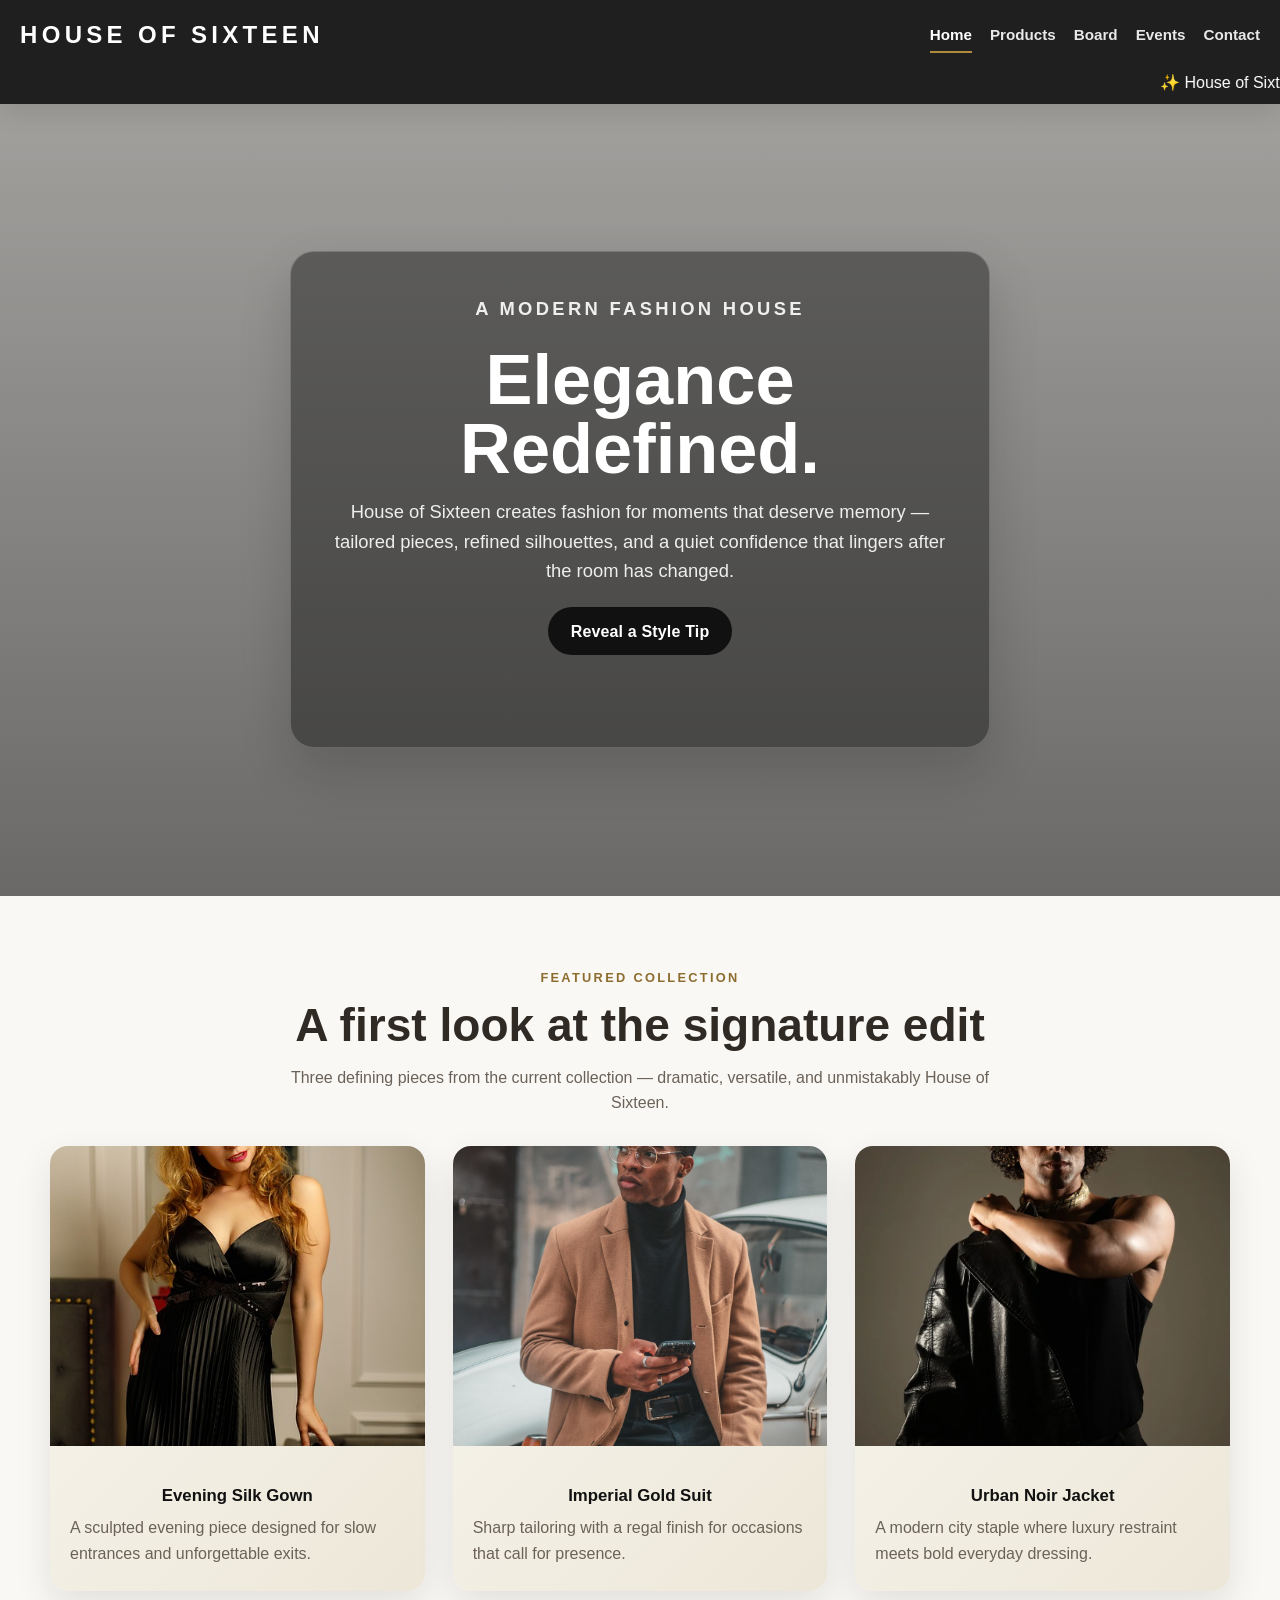
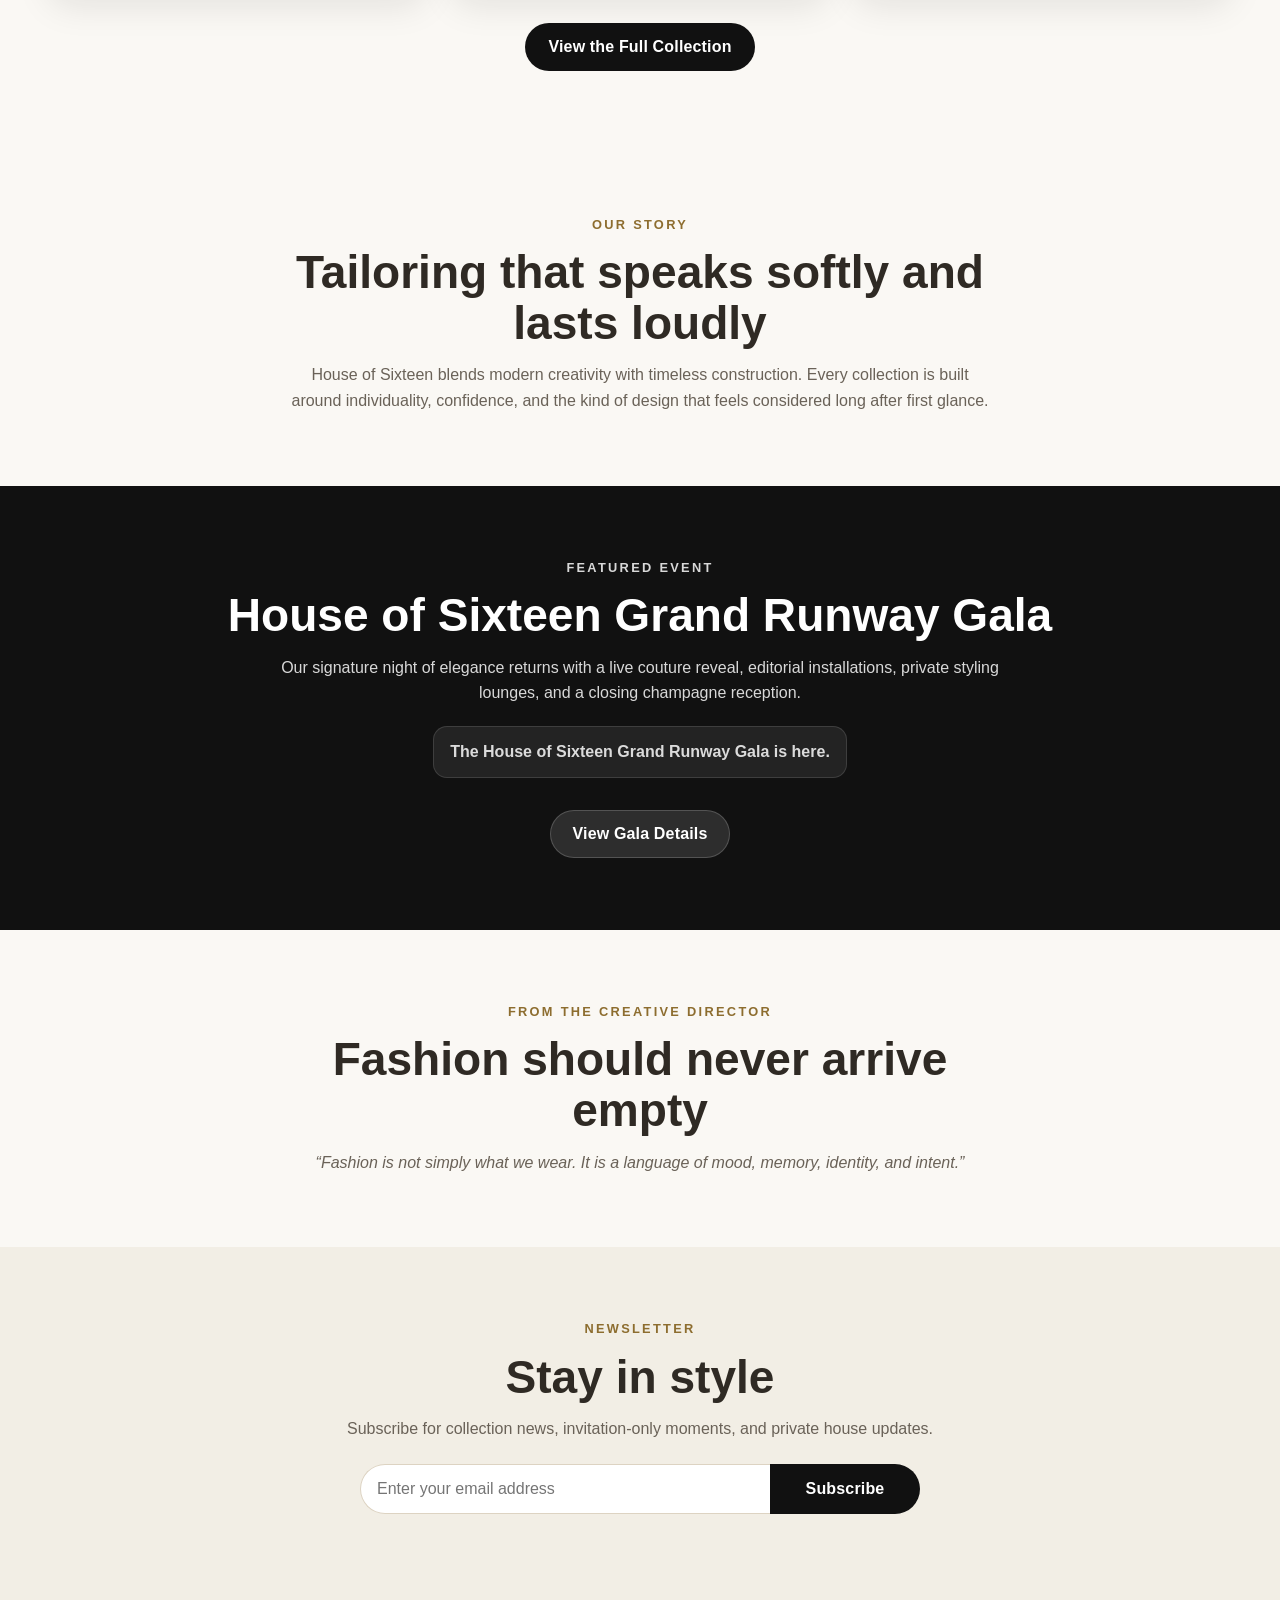
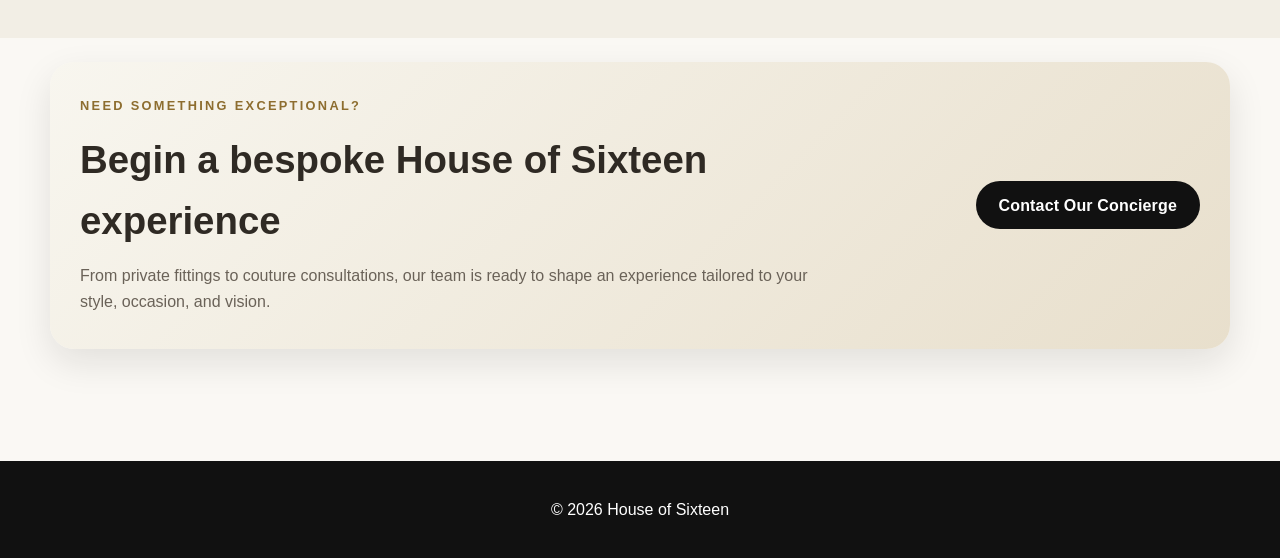
<file: index.html>
<!DOCTYPE html>
<html lang="en">
<head>
  <meta charset="UTF-8">
  <meta name="viewport" content="width=device-width, initial-scale=1.0">
  <title>House of Sixteen</title>
  <link rel="stylesheet" href="style.css">
  <script src="script.js" defer></script>
</head>
<body>
  <header class="top-header">
    <div class="nav-container">
      <h1 class="logo">House of Sixteen</h1>
      <nav>
        <a href="index.html" class="active">Home</a>
        <a href="products.html">Products</a>
        <a href="board.html">Board</a>
        <a href="events.html">Events</a>
        <a href="contact.html">Contact</a>
      </nav>
    </div>
    <marquee>✨ House of Sixteen Runway Gala — June 20, 2026 · Private showcases · VIP styling appointments now open ✨</marquee>
  </header>

  <main>
    <section class="hero">
      <div class="hero-content">
        <p class="section-label">A Modern Fashion House</p>
        <h2>Elegance Redefined.</h2>
        <p>House of Sixteen creates fashion for moments that deserve memory — tailored pieces, refined silhouettes, and a quiet confidence that lingers after the room has changed.</p>
        <button id="styleTipButton" type="button">Reveal a Style Tip</button>
        <p id="tip" class="tip-box"></p>
      </div>
    </section>

    <section>
      <div class="section-shell centered-copy">
        <p class="section-label">Featured Collection</p>
        <h2 class="section-title">A first look at the signature edit</h2>
        <p class="section-intro">Three defining pieces from the current collection — dramatic, versatile, and unmistakably House of Sixteen.</p>
      </div>

      <div class="section-shell grid featured-section-grid">
        <article class="card">
          <img src="images/products/evening-gown.jpg" alt="Evening Silk Gown">
          <div class="card-body">
            <h3>Evening Silk Gown</h3>
            <p>A sculpted evening piece designed for slow entrances and unforgettable exits.</p>
          </div>
        </article>

        <article class="card">
          <img src="images/products/gold-suit.jpg" alt="Imperial Gold Suit">
          <div class="card-body">
            <h3>Imperial Gold Suit</h3>
            <p>Sharp tailoring with a regal finish for occasions that call for presence.</p>
          </div>
        </article>

        <article class="card">
          <img src="images/products/noir-jacket.jpg" alt="Urban Noir Jacket">
          <div class="card-body">
            <h3>Urban Noir Jacket</h3>
            <p>A modern city staple where luxury restraint meets bold everyday dressing.</p>
          </div>
        </article>
      </div>

      <div class="section-shell section-cta">
        <a class="button" href="products.html">View the Full Collection</a>
      </div>
    </section>

    <section>
      <div class="section-shell centered-copy">
        <p class="section-label">Our Story</p>
        <h2 class="section-title">Tailoring that speaks softly and lasts loudly</h2>
        <p class="story-copy">House of Sixteen blends modern creativity with timeless construction. Every collection is built around individuality, confidence, and the kind of design that feels considered long after first glance.</p>
      </div>
    </section>

    <section class="highlight">
      <div class="section-shell home-featured-event">
        <p class="section-label">Featured Event</p>
        <h2 class="section-title">House of Sixteen Grand Runway Gala</h2>
        <p class="section-intro">Our signature night of elegance returns with a live couture reveal, editorial installations, private styling lounges, and a closing champagne reception.</p>
        <p id="countdown" class="countdown-inline"></p>
        <div class="section-cta">
          <a class="button button-muted" href="events.html">View Gala Details</a>
        </div>
      </div>
    </section>

    <section>
      <div class="section-shell centered-copy">
        <p class="section-label">From the Creative Director</p>
        <h2 class="section-title">Fashion should never arrive empty</h2>
        <p class="quote-copy">“Fashion is not simply what we wear. It is a language of mood, memory, identity, and intent.”</p>
      </div>
    </section>

    <section class="newsletter">
      <div class="section-shell centered-copy">
        <p class="section-label">Newsletter</p>
        <h2 class="section-title">Stay in style</h2>
        <p class="section-intro">Subscribe for collection news, invitation-only moments, and private house updates.</p>

        <form id="subscribeForm" class="subscribe-form" novalidate>
          <div class="subscribe-box">
            <input type="email" id="subscribeEmail" name="subscribeEmail" placeholder="Enter your email address" autocomplete="email">
            <button type="submit">Subscribe</button>
          </div>
          <p id="subscribeMessage" class="subscribe-message"></p>
        </form>
      </div>
    </section>

    <section class="bespoke-cta">
      <div class="bespoke-cta-box">
        <div class="bespoke-cta-text">
          <p class="section-label">Need Something Exceptional?</p>
          <h2>Begin a bespoke House of Sixteen experience</h2>
          <p>From private fittings to couture consultations, our team is ready to shape an experience tailored to your style, occasion, and vision.</p>
        </div>
        <div class="bespoke-cta-actions">
          <a class="button" href="contact.html">Contact Our Concierge</a>
        </div>
      </div>
    </section>
  </main>

  <footer>
    <p>© 2026 House of Sixteen</p>
  </footer>
</body>
</html>
</file>
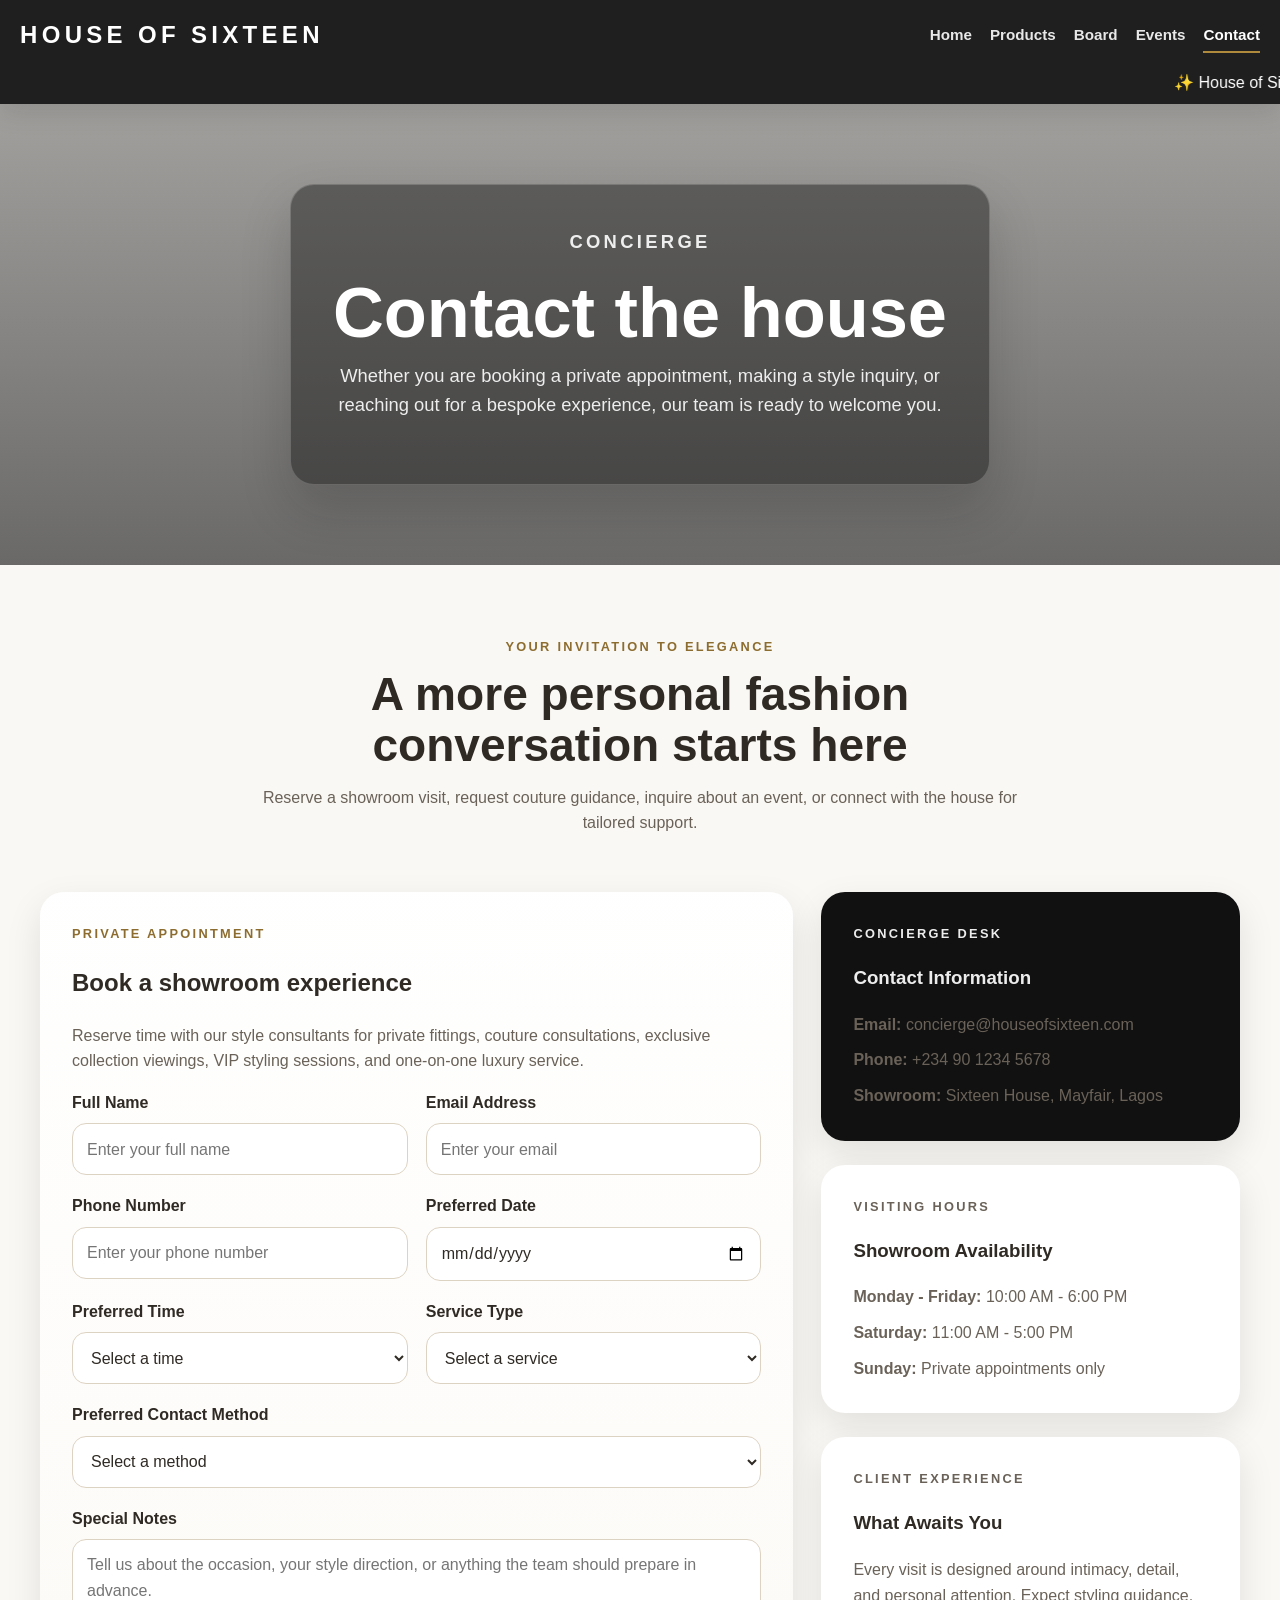
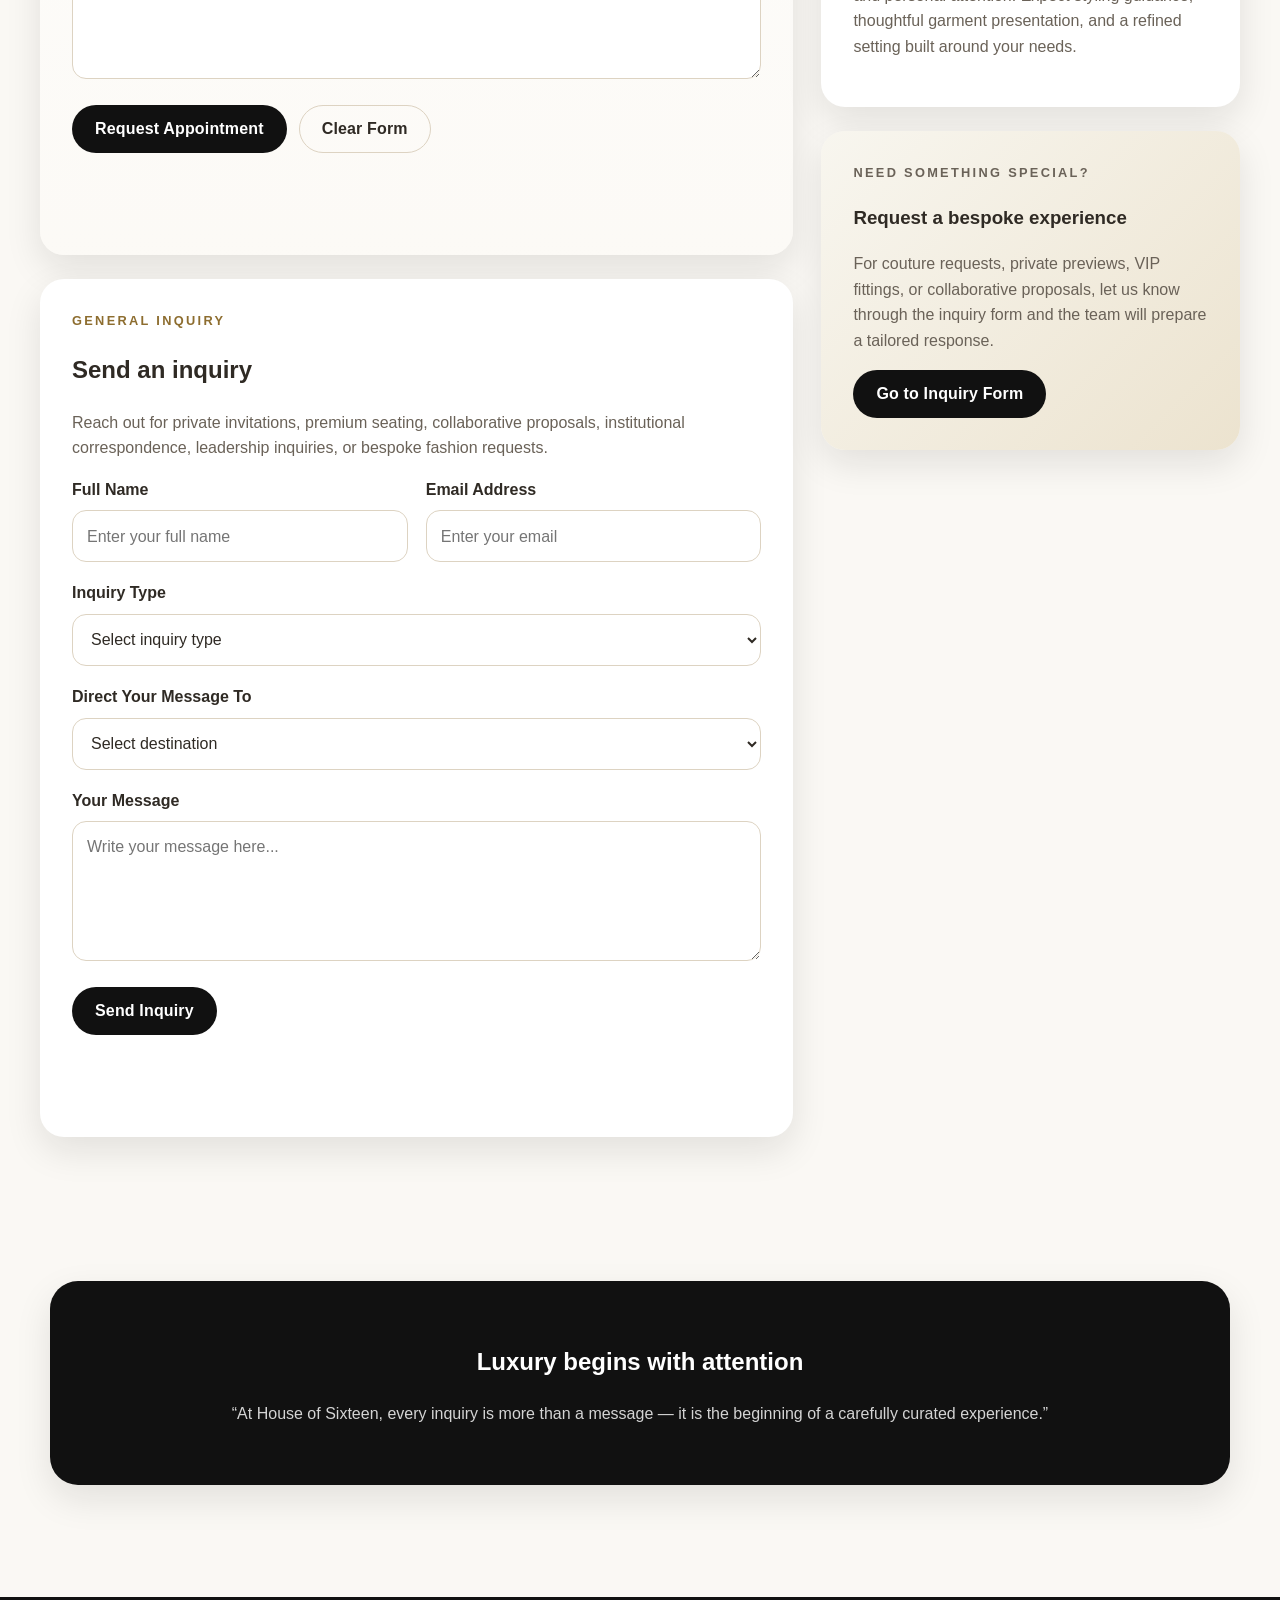
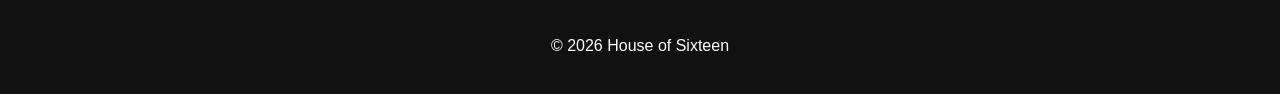
<file: contact.html>
<!DOCTYPE html>
<html lang="en">
<head>
  <meta charset="UTF-8">
  <meta name="viewport" content="width=device-width, initial-scale=1.0">
  <title>Contact | House of Sixteen</title>
  <link rel="stylesheet" href="style.css">
  <script src="script.js" defer></script>
</head>
<body>
  <header class="top-header">
    <div class="nav-container">
      <h1 class="logo">House of Sixteen</h1>
      <nav aria-label="Main navigation">
        <a href="index.html">Home</a>
        <a href="products.html">Products</a>
        <a href="board.html">Board</a>
        <a href="events.html">Events</a>
        <a href="contact.html" class="active">Contact</a>
      </nav>
    </div>
    <marquee>✨ House of Sixteen Runway Gala — June 20, 2026 · Private showcases · VIP styling appointments now open ✨</marquee>
  </header>

  <main>
    <section class="page-hero contact-hero">
      <div class="hero-content">
        <p class="section-label">Concierge</p>
        <h2>Contact the house</h2>
        <p>
          Whether you are booking a private appointment, making a style inquiry, or reaching out for a bespoke experience,
          our team is ready to welcome you.
        </p>
      </div>
    </section>

    <section class="contact-intro">
      <div class="section-shell centered-copy">
        <p class="section-label">Your Invitation to Elegance</p>
        <h2 class="section-title">A more personal fashion conversation starts here</h2>
        <p class="section-intro">
          Reserve a showroom visit, request couture guidance, inquire about an event, or connect with the house for tailored support.
        </p>
      </div>
    </section>

    <section class="contact-layout">
      <div class="contact-left">
        <div class="contact-panel glass-panel">
          <p class="section-label">Private Appointment</p>
          <h2>Book a showroom experience</h2>
          <p class="panel-text">
            Reserve time with our style consultants for private fittings, couture consultations, exclusive collection viewings,
            VIP styling sessions, and one-on-one luxury service.
          </p>

          <form id="appointmentForm" class="luxury-form" novalidate>
            <div class="form-grid two-columns">
              <div>
                <label for="appointmentName">Full Name</label>
                <input type="text" id="appointmentName" name="appointmentName" placeholder="Enter your full name">
              </div>
              <div>
                <label for="appointmentEmail">Email Address</label>
                <input type="email" id="appointmentEmail" name="appointmentEmail" placeholder="Enter your email" autocomplete="email">
              </div>
            </div>

            <div class="form-grid two-columns">
              <div>
                <label for="appointmentPhone">Phone Number</label>
                <input type="tel" id="appointmentPhone" name="appointmentPhone" placeholder="Enter your phone number" autocomplete="tel">
              </div>
              <div>
                <label for="appointmentDate">Preferred Date</label>
                <input type="date" id="appointmentDate" name="appointmentDate">
              </div>
            </div>

            <div class="form-grid two-columns">
              <div>
                <label for="appointmentTime">Preferred Time</label>
                <select id="appointmentTime" name="appointmentTime">
                  <option value="">Select a time</option>
                  <option>10:00 AM</option>
                  <option>11:30 AM</option>
                  <option>1:00 PM</option>
                  <option>2:30 PM</option>
                  <option>4:00 PM</option>
                  <option>5:30 PM</option>
                </select>
              </div>
              <div>
                <label for="appointmentService">Service Type</label>
                <select id="appointmentService" name="appointmentService">
                  <option value="">Select a service</option>
                  <option>Private Fitting</option>
                  <option>Couture Consultation</option>
                  <option>Private Styling Consultation</option>
                  <option>Couture Fitting Session</option>
                  <option>Wardrobe Direction</option>
                  <option>Event Styling Appointment</option>
                  <option>Exclusive Collection Access</option>
                  <option>Private Collection Preview</option>
                  <option>VIP Fitting Experience</option>
                  <option>Special Occasion Styling</option>
                  <option>Bespoke Experience Request</option>
                </select>
              </div>
            </div>

            <div>
              <label for="appointmentMethod">Preferred Contact Method</label>
              <select id="appointmentMethod" name="appointmentMethod">
                <option value="">Select a method</option>
                <option>Email</option>
                <option>Phone Call</option>
                <option>WhatsApp</option>
              </select>
            </div>

            <div>
              <label for="appointmentMessage">Special Notes</label>
              <textarea id="appointmentMessage" name="appointmentMessage" placeholder="Tell us about the occasion, your style direction, or anything the team should prepare in advance."></textarea>
            </div>

            <div class="form-actions">
              <button type="submit">Request Appointment</button>
              <button id="clearAppointmentForm" class="secondary-button" type="button">Clear Form</button>
            </div>
            <p id="appointmentResponse" class="form-response" aria-live="polite"></p>
          </form>
        </div>

        <div class="contact-panel inquiry-panel">
          <p class="section-label">General Inquiry</p>
          <h2>Send an inquiry</h2>
          <p class="panel-text">
            Reach out for private invitations, premium seating, collaborative proposals, institutional correspondence,
            leadership inquiries, or bespoke fashion requests.
          </p>

          <div id="inquiries"></div>

          <form id="inquiryForm" class="luxury-form" novalidate>
            <div class="form-grid two-columns">
              <div>
                <label for="inquiryName">Full Name</label>
                <input type="text" id="inquiryName" name="inquiryName" placeholder="Enter your full name">
              </div>
              <div>
                <label for="inquiryEmail">Email Address</label>
                <input type="email" id="inquiryEmail" name="inquiryEmail" placeholder="Enter your email" autocomplete="email">
              </div>
            </div>

            <div>
              <label for="inquiryType">Inquiry Type</label>
              <select id="inquiryType" name="inquiryType">
                <option value="">Select inquiry type</option>
                <option>Product Information</option>
                <option>Order Assistance</option>
                <option>Exclusive Collection Access</option>
                <option>Private Preview Request</option>
                <option>Event Inquiry</option>
                <option>Private Invitation Request</option>
                <option>Premium Seating Request</option>
                <option>Special Event Arrangement</option>
                <option>Leadership Inquiry</option>
                <option>Institutional Correspondence</option>
                <option>Partnership / Collaboration Proposal</option>
                <option>Media / Press</option>
                <option>General Support</option>
              </select>
            </div>

            <div>
              <label for="inquiryDestination">Direct Your Message To</label>
              <select id="inquiryDestination" name="inquiryDestination">
                <option value="">Select destination</option>
                <option>Concierge Team</option>
                <option>Appointments Desk</option>
                <option>Collections Team</option>
                <option>Events Team</option>
                <option>Board Office</option>
                <option>Partnerships & Collaborations</option>
                <option>Press & Media Desk</option>
              </select>
            </div>

            <div>
              <label for="inquiryMessage">Your Message</label>
              <textarea id="inquiryMessage" name="inquiryMessage" placeholder="Write your message here..."></textarea>
            </div>

            <div class="form-actions">
              <button type="submit">Send Inquiry</button>
            </div>
            <p id="inquiryResponse" class="form-response" aria-live="polite"></p>
          </form>
        </div>
      </div>

      <aside class="contact-right">
        <div class="info-card dark-card">
          <p class="section-label">Concierge Desk</p>
          <h3>Contact Information</h3>
          <ul class="info-list">
            <li><strong>Email:</strong> concierge@houseofsixteen.com</li>
            <li><strong>Phone:</strong> +234 90 1234 5678</li>
            <li><strong>Showroom:</strong> Sixteen House, Mayfair, Lagos</li>
          </ul>
        </div>

        <div class="info-card">
          <p class="section-label">Visiting Hours</p>
          <h3>Showroom Availability</h3>
          <ul class="info-list">
            <li><strong>Monday - Friday:</strong> 10:00 AM - 6:00 PM</li>
            <li><strong>Saturday:</strong> 11:00 AM - 5:00 PM</li>
            <li><strong>Sunday:</strong> Private appointments only</li>
          </ul>
        </div>

        <div class="info-card">
          <p class="section-label">Client Experience</p>
          <h3>What Awaits You</h3>
          <p>
            Every visit is designed around intimacy, detail, and personal attention.
            Expect styling guidance, thoughtful garment presentation, and a refined setting built around your needs.
          </p>
        </div>

        <div class="info-card highlight-card">
          <p class="section-label">Need Something Special?</p>
          <h3>Request a bespoke experience</h3>
          <p>
            For couture requests, private previews, VIP fittings, or collaborative proposals,
            let us know through the inquiry form and the team will prepare a tailored response.
          </p>
          <button id="scrollToInquiryButton" type="button">Go to Inquiry Form</button>
        </div>
      </aside>
    </section>

    <section class="contact-quote">
      <div class="quote-box">
        <h2>Luxury begins with attention</h2>
        <p>
          “At House of Sixteen, every inquiry is more than a message — it is the beginning of a carefully curated experience.”
        </p>
      </div>
    </section>
  </main>

  <footer>
    <p>© 2026 House of Sixteen</p>
  </footer>
</body>
</html>
</file>
<file: style.css>
:root {
  --bg: #faf8f4;
  --surface: #ffffff;
  --surface-soft: #f4f0e7;
  --surface-dark: #111111;
  --text: #2f2a24;
  --text-soft: #6a6258;
  --line: #ddd3c2;
  --accent: #b08a3c;
  --accent-deep: #8d6d2f;
  --shadow: 0 14px 36px rgba(17, 17, 17, 0.10);
  --radius: 18px;
  --radius-sm: 12px;
  --site-width: 1180px;
}

* {
  box-sizing: border-box;
}

html {
  scroll-behavior: smooth;
}

body {
  margin: 0;
  font-family: "Segoe UI", Arial, sans-serif;
  background: var(--bg);
  color: var(--text);
  line-height: 1.6;
  animation: fade-in 0.35s ease;
}

img {
  display: block;
  max-width: 100%;
}

a {
  color: inherit;
}

button,
input,
select,
textarea {
  font: inherit;
}

button {
  cursor: pointer;
}

main {
  display: block;
}

section {
  padding: 72px 20px;
}

.container,
.section-shell {
  width: min(100%, var(--site-width));
  margin: 0 auto;
}

.centered-copy {
  max-width: 760px;
  margin: 0 auto;
  text-align: center;
}

.section-title {
  margin: 0 0 14px;
  font-size: clamp(2rem, 3.6vw, 2.9rem);
  line-height: 1.1;
}

.section-intro {
  margin: 0 auto;
  max-width: 760px;
  color: var(--text-soft);
}

.section-label {
  margin: 0 0 12px;
  color: var(--accent-deep);
  font-size: 0.8rem;
  font-weight: 700;
  letter-spacing: 0.18em;
  text-transform: uppercase;
}

.page-pad-top {
  padding-top: 54px;
}

/* HEADER */

.top-header {
  position: sticky;
  top: 0;
  z-index: 20;
  background: rgba(17, 17, 17, 0.94);
  backdrop-filter: blur(12px);
  color: #fff;
  box-shadow: 0 8px 24px rgba(17, 17, 17, 0.12);
}

.nav-container {
  width: 100%;
  margin: 0 auto;
  padding: 16px 20px;
  display: flex;
  align-items: center;
  justify-content: space-between;
  gap: 18px;
}

.logo {
  margin: 0;
  font-size: 1.5rem;
  font-weight: 700;
  letter-spacing: 0.18em;
  text-transform: uppercase;
}

nav {
  display: flex;
  align-items: center;
  gap: 18px;
  flex-wrap: wrap;
}

nav a {
  position: relative;
  color: rgba(255, 255, 255, 0.9);
  text-decoration: none;
  font-size: 0.95rem;
  font-weight: 600;
  transition: color 0.25s ease;
}

nav a::after {
  content: "";
  position: absolute;
  left: 0;
  bottom: -6px;
  width: 100%;
  height: 2px;
  background: var(--accent);
  transform: scaleX(0);
  transform-origin: center;
  transition: transform 0.25s ease;
}

nav a:hover,
nav a.active {
  color: #fff;
}

nav a:hover::after,
nav a.active::after {
  transform: scaleX(1);
}

.announcement-bar {
  padding: 10px 20px 12px;
  text-align: center;
  font-size: 0.92rem;
  color: rgba(255, 255, 255, 0.82);
  border-top: 1px solid rgba(255, 255, 255, 0.08);
}

/* HEROES */

.hero,
.page-hero {
  position: relative;
  isolation: isolate;
  color: #fff;
}

.hero::before,
.page-hero::before,
.featured-event::before {
  content: "";
  position: absolute;
  inset: 0;
  background: linear-gradient(180deg, rgba(17, 17, 17, 0.38), rgba(17, 17, 17, 0.62));
  z-index: -1;
}

.hero {
  min-height: 88vh;
  display: flex;
  align-items: center;
  justify-content: center;
  padding: 96px 20px;
  background: url("https://picsum.photos/1600/900?fashion") center/cover no-repeat;
}

.page-hero {
  min-height: 46vh;
  display: flex;
  align-items: center;
  justify-content: center;
  text-align: center;
  padding: 80px 20px;
}

.products-hero {
  background: url("https://picsum.photos/1600/900?fashion-luxury") center/cover no-repeat;
}

.board-hero {
  background: url("https://picsum.photos/1600/900?executive") center/cover no-repeat;
}

.events-hero {
  background: url("https://picsum.photos/1600/900?runway-event") center/cover no-repeat;
}

.contact-hero {
  background: url("https://picsum.photos/1600/900?luxury-interior") center/cover no-repeat;
}

.hero-content {
  width: min(100%, 700px);
  padding: 42px 36px;
  background: rgba(17, 17, 17, 0.44);
  border: 1px solid rgba(255, 255, 255, 0.18);
  border-radius: 24px;
  box-shadow: 0 24px 50px rgba(17, 17, 17, 0.18);
  text-align: center;
}

.hero h2,
.page-hero h2 {
  margin: 0 0 14px;
  font-size: clamp(2.4rem, 6vw, 4.4rem);
  line-height: 0.98;
}

.hero p,
.page-hero p {
  margin: 0 auto 22px;
  max-width: 620px;
  font-size: clamp(1rem, 1.8vw, 1.15rem);
  color: rgba(255, 255, 255, 0.9);
}

.tip-box {
  min-height: 28px;
  margin-top: 16px;
  color: #f4e4b8;
  font-style: italic;
  opacity: 0;
  transition: opacity 0.45s ease;
}

.button,
button,
input[type="submit"] {
  display: inline-flex;
  align-items: center;
  justify-content: center;
  min-height: 48px;
  padding: 0 22px;
  border: 1px solid transparent;
  border-radius: 999px;
  background: var(--surface-dark);
  color: #fff;
  text-decoration: none;
  font-weight: 600;
  letter-spacing: 0.01em;
  transition: transform 0.2s ease, background 0.2s ease, color 0.2s ease, border-color 0.2s ease, box-shadow 0.2s ease;
}

.button:hover,
button:not(.product-card-button):not(.board-card-button):not(.event-card-button):hover,
input[type="submit"]:hover {
  background: var(--accent);
  color: #111;
  transform: translateY(-1px);
}

.button-secondary,
.secondary-button {
  background: transparent;
  border-color: var(--line);
  color: var(--text);
}

.button-secondary:hover,
.secondary-button:hover {
  background: var(--surface-soft);
  color: var(--text);
}

.button-muted {
  background: rgba(255, 255, 255, 0.12);
  border-color: rgba(255, 255, 255, 0.18);
}

.button-muted:hover {
  background: rgba(255, 255, 255, 0.22);
  color: #fff;
}

/* GRID + CARDS */

.grid {
  display: grid;
  grid-template-columns: repeat(auto-fit, minmax(240px, 1fr));
  gap: 28px;
}

.featured-section-grid {
  margin-top: 30px;
}

.section-cta {
  margin-top: 32px;
  display: flex;
  justify-content: center;
}

.card {
  background: linear-gradient(135deg, #f8f6ef, #ece7d8);
  border-radius: var(--radius);
  overflow: hidden;
  box-shadow: var(--shadow);
  transition: transform 0.25s ease, box-shadow 0.25s ease;
}

.card:hover {
  transform: translateY(-6px);
  box-shadow: 0 18px 38px rgba(17, 17, 17, 0.14);
}

.card img {
  width: 100%;
  height: 300px;
  object-fit: cover;
}

.card-body {
  width: 100%;
  min-width: 0;
  padding: 20px 20px 24px;
}

.card h3 {
  display: block;
  margin: 0;
  padding: 18px 16px 8px;
  font-size: 1.05rem;
  font-weight: 600;
  color: #111;
  line-height: 1.4;
  text-align: center;
  background: transparent;
  overflow-wrap: anywhere;
  word-break: break-word;
}

.card p {
  margin: 0;
  color: var(--text-soft);
}

.card-action {
  margin-top: 18px;
}

.story-copy,
.quote-copy {
  max-width: 700px;
  margin: 0 auto;
  color: var(--text-soft);
}

.quote-copy {
  font-style: italic;
}

/* PRODUCT + EVENT + BOARD CARDS */

.product,
.board-member,
.event-card {
  height: 100%;
  display: flex;
  flex-direction: column;
}

.product .card-body,
.board-member .card-body,
.event-card .card-body {
  flex: 1;
  width: 100%;
  background: linear-gradient(135deg, #f8f6ef, #ece7d8);
}

.board-grid .card-body {
  text-align: center;
}

.product-card-button,
.board-card-button,
.event-card-button {
  appearance: none;
  width: 100%;
  min-width: 0;
  height: 100%;
  border: 0;
  padding: 0;
  background: transparent;
  display: flex;
  flex-direction: column;
  align-items: center;
  text-align: left;
}

.product-image-wrap,
.board-image-wrap,
.event-image-wrap {
  position: relative;
  width: 100%;
  max-width: 280px;
  aspect-ratio: 4 / 5;
  margin: 0 auto;
  overflow: hidden;
  flex-shrink: 0;
}

.product-image-wrap img,
.board-image-wrap img,
.event-image-wrap img {
  width: 100%;
  height: 100%;
  object-fit: cover;
}

.product .card-title,
.board-member .card-title,
.product .card-body h3,
.board-member .card-body h3,
.member-role {
  width: 100%;
  max-width: 280px;
  margin-left: auto;
  margin-right: auto;
}

.member-role {
  color: #777;
  font-size: 0.95rem;
  padding: 0 16px 18px;
  text-align: center;
  background: transparent;
  overflow-wrap: anywhere;
  word-break: break-word;
}

.overlay {
  position: absolute;
  inset: 0;
  display: flex;
  align-items: center;
  justify-content: center;
  background: rgba(17, 17, 17, 0.56);
  color: #fff;
  letter-spacing: 0.08em;
  font-size: 0.9rem;
  font-weight: 700;
  text-transform: uppercase;
  opacity: 0;
  transition: opacity 0.25s ease;
}

.product-card-button:hover .overlay,
.board-card-button:hover .overlay,
.event-card-button:hover .overlay {
  opacity: 1;
}

/* for homepage */
.highlight {
  background: var(--surface-dark);
  color: #fff;
}

.highlight .section-intro,
.highlight p {
  color: rgba(255, 255, 255, 0.84);
}

.home-featured-event {
  text-align: center;
}

.home-featured-event .countdown-inline {
  margin: 20px auto 0;
}

.countdown-inline {
  display: inline-flex;
  align-items: center;
  justify-content: center;
  min-height: 52px;
  padding: 10px 16px;
  border-radius: 14px;
  background: rgba(255, 255, 255, 0.08);
  border: 1px solid rgba(255, 255, 255, 0.12);
  color: #fff;
  font-weight: 600;
}

.newsletter {
  background: #f2eee5;
}

.subscribe-form {
  max-width: 560px;
  margin: 22px auto 0;
}

.subscribe-box {
  display: flex;
  align-items: stretch;
  gap: 0;
}

.subscribe-box input {
  flex: 1;
  min-height: 50px;
  padding: 0 16px;
  border: 1px solid var(--line);
  border-right: 0;
  border-radius: 999px 0 0 999px;
  background: #fff;
}

.subscribe-box button {
  min-width: 150px;
  border-radius: 0 999px 999px 0;
}

.form-message,
.subscribe-message,
.form-response {
  min-height: 24px;
  margin-top: 12px;
  font-weight: 600;
}

.message-error {
  color: #9d1c1c;
}

.message-success {
  color: #6d5620;
}

/* BESPOKE CTA */

.bespoke-cta {
  padding-top: 24px;
}

.bespoke-cta-box {
  width: min(100%, var(--site-width));
  margin: 0 auto;
  padding: 34px 30px;
  display: grid;
  grid-template-columns: 2fr 1fr;
  gap: 24px;
  align-items: center;
  background: linear-gradient(135deg, #f8f6ef, #e8dfcc);
  border-radius: 24px;
  box-shadow: var(--shadow);
}

.bespoke-cta-text h2 {
  margin: 0 0 12px;
  font-size: clamp(1.8rem, 3vw, 2.5rem);
}

.bespoke-cta-text p:last-child {
  margin: 0;
  color: var(--text-soft);
}

.bespoke-cta-actions {
  display: flex;
  justify-content: flex-end;
}

.modal {
  position: fixed;
  inset: 0;
  display: none;
  align-items: center;
  justify-content: center;
  padding: 24px;
  background: rgba(17, 17, 17, 0.72);
  z-index: 40;
}

.modal.is-open {
  display: flex;
}

.modal-content {
  position: relative;
  width: min(100%, 560px);
  max-height: min(88vh, 880px);
  overflow: auto;
  padding: 28px;
  background: var(--surface);
  border-radius: 24px;
  box-shadow: 0 24px 50px rgba(17, 17, 17, 0.24);
  text-align: center;
}

.modal-content h2 {
  margin: 0 0 12px;
}

.modal-content p {
  color: var(--text-soft);
}

.modal-image {
  width: 100%;
  height: min(380px, 42vh);
  margin-bottom: 22px;
  object-fit: cover;
  border-radius: 18px;
}

.modal-role,
.event-venue {
  margin: 0 0 10px;
  font-weight: 600;
  color: var(--text-soft);
}

.modal-close {
  position: absolute;
  top: 14px;
  right: 14px;
  width: 40px;
  height: 40px;
  border-radius: 50%;
  border: 0;
  background: rgba(17, 17, 17, 0.08);
  color: var(--text);
  font-size: 1.4rem;
  line-height: 1;
}

.modal-buttons {
  display: flex;
  flex-wrap: wrap;
  justify-content: center;
  gap: 12px;
  margin-top: 24px;
}

.modal-buttons a {
  text-decoration: none;
}

.featured-event {
  position: relative;
  isolation: isolate;
  background: url("images/events/events.jpg") center/cover no-repeat;
}

.featured-event-content {
  width: min(100%, 860px);
  margin: 0 auto;
  text-align: center;
}

.featured-buttons {
  display: flex;
  justify-content: center;
  gap: 12px;
  flex-wrap: wrap;
  margin-top: 24px;
}

.event-card-body {
  flex: 1;
  width: 100%;
  max-width: 280px;
  margin-left: auto;
  margin-right: auto;
  padding: 20px 20px 24px;
  text-align: left;
}

.event-tag {
  margin: 0 0 10px;
  color: var(--accent-deep);
  font-size: 0.8rem;
  font-weight: 700;
  letter-spacing: 0.14em;
  text-transform: uppercase;
}

.event-date {
  margin: 0 0 10px;
  color: var(--text-soft);
  font-weight: 600;
}

.event-snippet {
  color: var(--text-soft);
  overflow-wrap: anywhere;
  word-break: break-word;
}

.countdown-box {
  width: 100%;
  margin: 18px 0 0;
  padding: 12px 14px;
  border-radius: 14px;
  background: var(--surface-soft);
  border: 1px solid var(--line);
  color: var(--text);
  font-weight: 600;
  text-align: center;
}

.event-modal-countdown {
  margin-top: 12px;
  margin-bottom: 18px;
}

.event-modal-content {
  max-width: 640px;
}

.event-modal-tag {
  display: inline-block;
  margin-bottom: 8px;
  color: var(--accent-deep);
  font-size: 0.8rem;
  font-weight: 700;
  letter-spacing: 0.14em;
  text-transform: uppercase;
}

.event-extra-box {
  margin-top: 22px;
  padding: 18px;
  border-radius: 16px;
  background: var(--surface-soft);
  text-align: left;
}

.event-extra-box h3 {
  margin: 0 0 8px;
}

.events-note {
  background: #f1ece1;
}

.contact-intro {
  padding-bottom: 0;
}

.contact-layout {
  width: min(100%, 1240px);
  margin: 0 auto;
  padding: 56px 20px 72px;
  display: grid;
  grid-template-columns: 1.8fr 1fr;
  gap: 28px;
  align-items: start;
}

.contact-left,
.contact-right {
  display: flex;
  flex-direction: column;
  gap: 24px;
}

.contact-panel,
.info-card {
  padding: 32px;
  background: var(--surface);
  border-radius: 24px;
  box-shadow: var(--shadow);
}

.glass-panel {
  background: linear-gradient(180deg, rgba(255, 255, 255, 0.96), rgba(252, 250, 246, 0.94));
}

.dark-card {
  background: var(--surface-dark);
  color: #fff;
}

.dark-card .section-label,
.dark-card p,
.dark-card li,
.dark-card h3 {
  color: rgba(255, 255, 255, 0.92);
}

.highlight-card {
  background: linear-gradient(135deg, #f8f6ef, #ece3cf);
}

.panel-text,
.info-card p,
.info-list li {
  color: var(--text-soft);
}

.info-list {
  list-style: none;
  padding: 0;
  margin: 0;
}

.info-list li + li {
  margin-top: 10px;
}

.luxury-form {
  display: grid;
  gap: 18px;
}

.form-grid {
  display: grid;
  gap: 18px;
}

.two-columns {
  grid-template-columns: repeat(2, minmax(0, 1fr));
}

.luxury-form label {
  display: block;
  margin-bottom: 8px;
  font-weight: 600;
}

.luxury-form input,
.luxury-form select,
.luxury-form textarea {
  width: 100%;
  min-height: 52px;
  padding: 12px 14px;
  border: 1px solid var(--line);
  border-radius: 14px;
  background: #fff;
  color: var(--text);
  transition: border-color 0.2s ease, box-shadow 0.2s ease;
}

.luxury-form textarea {
  min-height: 140px;
  resize: vertical;
}

.luxury-form input:focus,
.luxury-form select:focus,
.luxury-form textarea:focus {
  outline: none;
  border-color: rgba(176, 138, 60, 0.72);
  box-shadow: 0 0 0 4px rgba(176, 138, 60, 0.12);
}

.form-actions {
  display: flex;
  gap: 12px;
  flex-wrap: wrap;
}

.quote-box {
  width: min(100%, var(--site-width));
  margin: 0 auto;
  padding: 42px 34px;
  background: var(--surface-dark);
  color: #fff;
  border-radius: 28px;
  text-align: center;
  box-shadow: var(--shadow);
}

.quote-box p {
  color: rgba(255, 255, 255, 0.82);
}

/* FOOTER */

footer {
  background: #111;
  color: #fff;
  text-align: center;
  padding: 20px;
  margin-top: 40px;
}


@media (max-width: 900px) {
  .nav-container {
    flex-direction: column;
    justify-content: center;
  }

  nav {
    justify-content: center;
  }

  .contact-layout,
  .bespoke-cta-box {
    grid-template-columns: 1fr;
  }

  .bespoke-cta-actions {
    justify-content: flex-start;
  }
}

@media (max-width: 768px) {
  section {
    padding: 60px 20px;
  }

  .hero,
  .page-hero {
    padding-top: 88px;
    padding-bottom: 88px;
  }

  .hero-content {
    padding: 30px 22px;
  }

  .hero h2,
  .page-hero h2 {
    font-size: clamp(2.1rem, 9vw, 3rem);
  }

  .two-columns {
    grid-template-columns: 1fr;
  }

  .featured-buttons,
  .modal-buttons,
  .form-actions {
    flex-direction: column;
  }

  .featured-buttons .button,
  .featured-buttons button,
  .modal-buttons .button,
  .modal-buttons button,
  .modal-buttons a,
  .form-actions .button,
  .form-actions button {
    width: 100%;
  }

  .modal-content {
    padding: 24px 18px;
  }

  .contact-panel,
  .info-card,
  .quote-box {
    padding: 26px 20px;
  }
}

@media (max-width: 600px) {
  .subscribe-box {
    flex-direction: column;
    gap: 10px;
  }

  .subscribe-box input,
  .subscribe-box button {
    width: 100%;
    border-radius: 999px;
  }

  .subscribe-box input {
    border-right: 1px solid var(--line);
  }
}

@keyframes fade-in {
  from {
    opacity: 0;
  }

  to {
    opacity: 1;
  }
}
</file>
